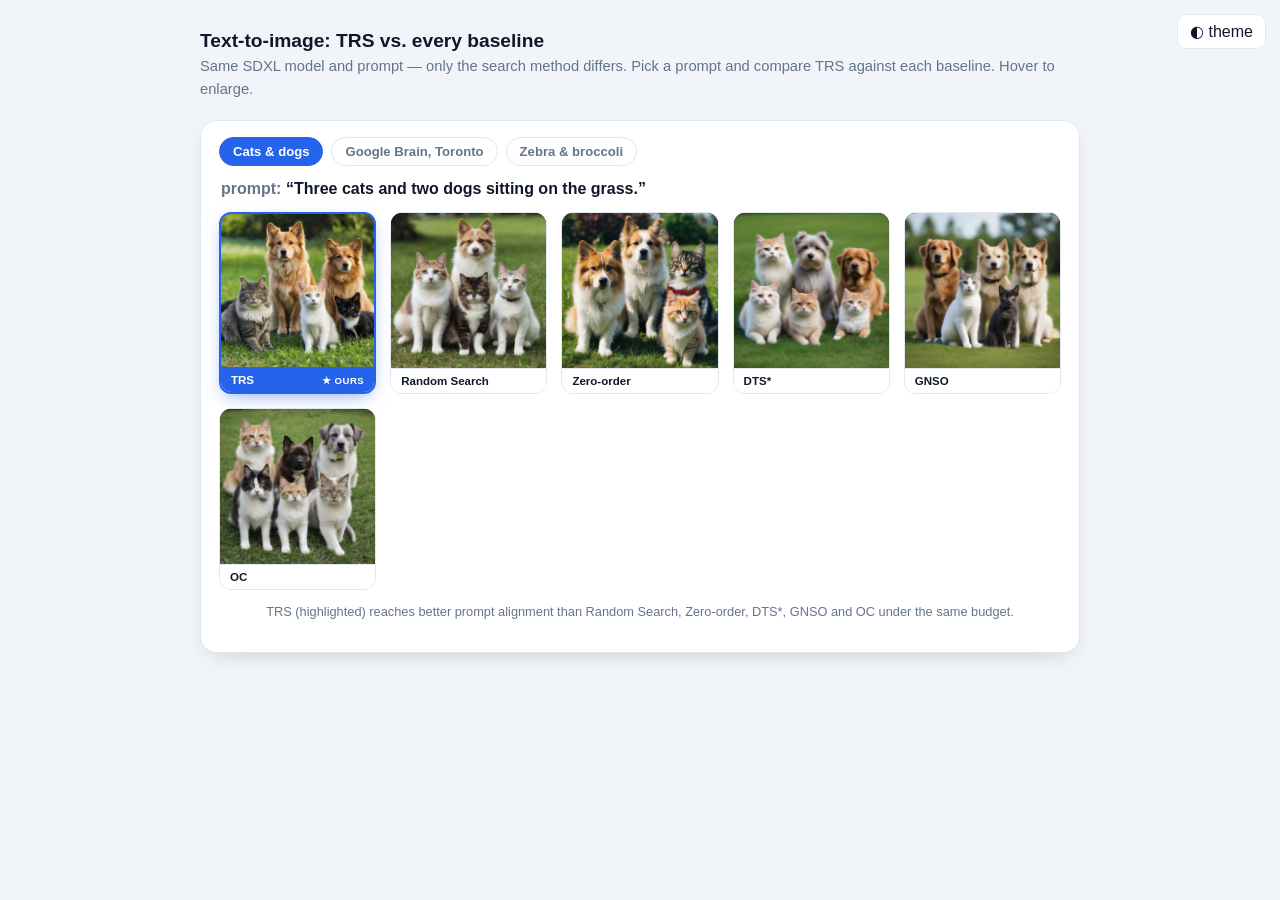
<file: widget_gallery.html>
<!DOCTYPE html>
<html lang="en">
<head>
<meta charset="utf-8"><meta name="viewport" content="width=device-width, initial-scale=1">
<title>TRS — text-to-image gallery</title>
<style>
  :root{--text:#0f172a;--sub:#64748b;--card:#ffffff;--bg:#f1f5f9;--line:#e2e8f0;--primary:#2563eb;}
  body.dark{--text:#e2e8f0;--sub:#94a3b8;--card:#0b1220;--bg:#020617;--line:#1e293b;--primary:#60a5fa;}
  html,body{margin:0;background:var(--bg);color:var(--text);font-family:Inter,-apple-system,Segoe UI,Roboto,sans-serif;}
  .wrap{max-width:880px;margin:30px auto;padding:0 18px;}
  h1{font-size:1.2rem;margin:0 0 .2rem;font-weight:700;}
  p.sub{color:var(--sub);margin:0 0 1.2rem;font-size:.92rem;line-height:1.55;}
  .card{background:var(--card);border:1px solid var(--line);border-radius:16px;box-shadow:0 8px 24px -12px rgb(0 0 0 /.25);padding:16px 18px 20px;}
  .chips{display:flex;gap:8px;flex-wrap:wrap;margin-bottom:6px;}
  .chip{font:inherit;font-size:.82rem;font-weight:600;cursor:pointer;border:1px solid var(--line);background:transparent;color:var(--sub);border-radius:999px;padding:6px 13px;}
  .chip.on{background:var(--primary);border-color:var(--primary);color:#fff;}
  .prompt{margin:14px 2px 14px;font-size:1rem;}
  .prompt .q{color:var(--sub);font-weight:600;}
  .prompt b{font-weight:700;}
  .grid{display:grid;grid-template-columns:repeat(auto-fill,minmax(150px,1fr));gap:14px;}
  .cell{position:relative;border-radius:12px;overflow:hidden;border:1px solid var(--line);background:var(--card);transition:transform .18s,box-shadow .18s;}
  .imgwrap{aspect-ratio:1/1;background:#000;overflow:hidden;}
  .cell img{width:100%;height:100%;object-fit:cover;display:block;}
  .cell:hover{transform:scale(1.03);box-shadow:0 10px 24px -8px rgb(0 0 0 /.4);z-index:2;}
  .cell.ours{border:2.5px solid var(--primary);box-shadow:0 6px 18px -6px color-mix(in srgb,var(--primary) 60%,transparent);}
  /* method label sits in a strip BELOW the image so nothing covers the picture */
  .cap{display:flex;align-items:center;justify-content:space-between;gap:6px;padding:6px 10px;font-size:.72rem;font-weight:700;color:var(--text);background:var(--card);border-top:1px solid var(--line);}
  .cell.ours .cap{background:var(--primary);color:#fff;border-top-color:var(--primary);}
  .cap .mark{font-size:.6rem;font-weight:800;letter-spacing:.05em;}
  .toggle{position:fixed;top:14px;right:14px;background:var(--card);color:var(--text);border:1px solid var(--line);border-radius:9px;padding:7px 12px;cursor:pointer;font:inherit;}
  .hint{margin-top:14px;color:var(--sub);font-size:.8rem;text-align:center;}
</style>
</head>
<body>
<button class="toggle" onclick="document.body.classList.toggle('dark')">◐ theme</button>
<div class="wrap">
  <h1>Text-to-image: TRS vs. every baseline</h1>
  <p class="sub">Same SDXL model and prompt — only the search method differs. Pick a prompt and compare TRS against each baseline. Hover to enlarge.</p>
  <div class="card">
    <div class="chips" id="chips"></div>
    <div class="prompt" id="prompt"></div>
    <div class="grid" id="grid"></div>
    <p class="hint">TRS (highlighted) reaches better prompt alignment than Random Search, Zero-order, DTS*, GNSO and OC under the same budget.</p>
  </div>
</div>
<script>
const METHODS={trs:'TRS (Ours)',rs:'Random Search',zo:'Zero-order',dts:'DTS*',gnso:'GNSO',oc:'OC'};
const ORDER=['trs','rs','zo','dts','gnso','oc'];
const EX=[
  {key:'catsdogs',label:'Cats & dogs',prompt:'Three cats and two dogs sitting on the grass.',m:['trs','rs','zo','dts','gnso','oc']},
  {key:'toronto',label:'Google Brain, Toronto',prompt:'A photo of the Google Brain office in Toronto.',m:['trs','rs','zo','dts','gnso','oc']},
  {key:'zebra',label:'Zebra & broccoli',prompt:'A zebra underneath a broccoli.',m:['trs','rs','zo','dts','gnso','oc']},
];
let cur=0;
const chips=document.getElementById('chips'),grid=document.getElementById('grid'),promptEl=document.getElementById('prompt');
EX.forEach((e,i)=>{const b=document.createElement('button');b.className='chip';b.textContent=e.label;b.onclick=()=>{cur=i;render();};chips.appendChild(b);});
function render(){const e=EX[cur];
  [...chips.children].forEach((c,j)=>c.classList.toggle('on',j===cur));
  promptEl.innerHTML=`<span class="q">prompt:</span> <b>“${e.prompt}”</b>`;
  grid.innerHTML='';
  ORDER.filter(m=>e.m.includes(m)).forEach(m=>{
    const cell=document.createElement('div');cell.className='cell'+(m==='trs'?' ours':'');
    cell.innerHTML=`<div class="imgwrap"><img loading="lazy" src="assets/gallery/${e.key}__${m}.jpeg" alt="${METHODS[m]}"></div>`+
      `<div class="cap"><span>${m==='trs'?'TRS':METHODS[m]}</span>${m==='trs'?'<span class="mark">★ OURS</span>':''}</div>`;
    grid.appendChild(cell);});
}
if(new URLSearchParams(location.search).has('embed'))document.body.classList.add('embed');
const _q=new URLSearchParams(location.search);if(_q.has('ex'))cur=+_q.get('ex');
render();
</script>
<style>
  body.embed{background:transparent;overflow-y:auto;}
  body.embed .wrap{margin:0;max-width:none;padding:0;}
  body.embed .wrap>h1,body.embed .wrap>p.sub,body.embed .toggle{display:none;}
  body.embed .card{border-radius:0;border:none;box-shadow:none;}
</style>
</body>
</html>
</file>
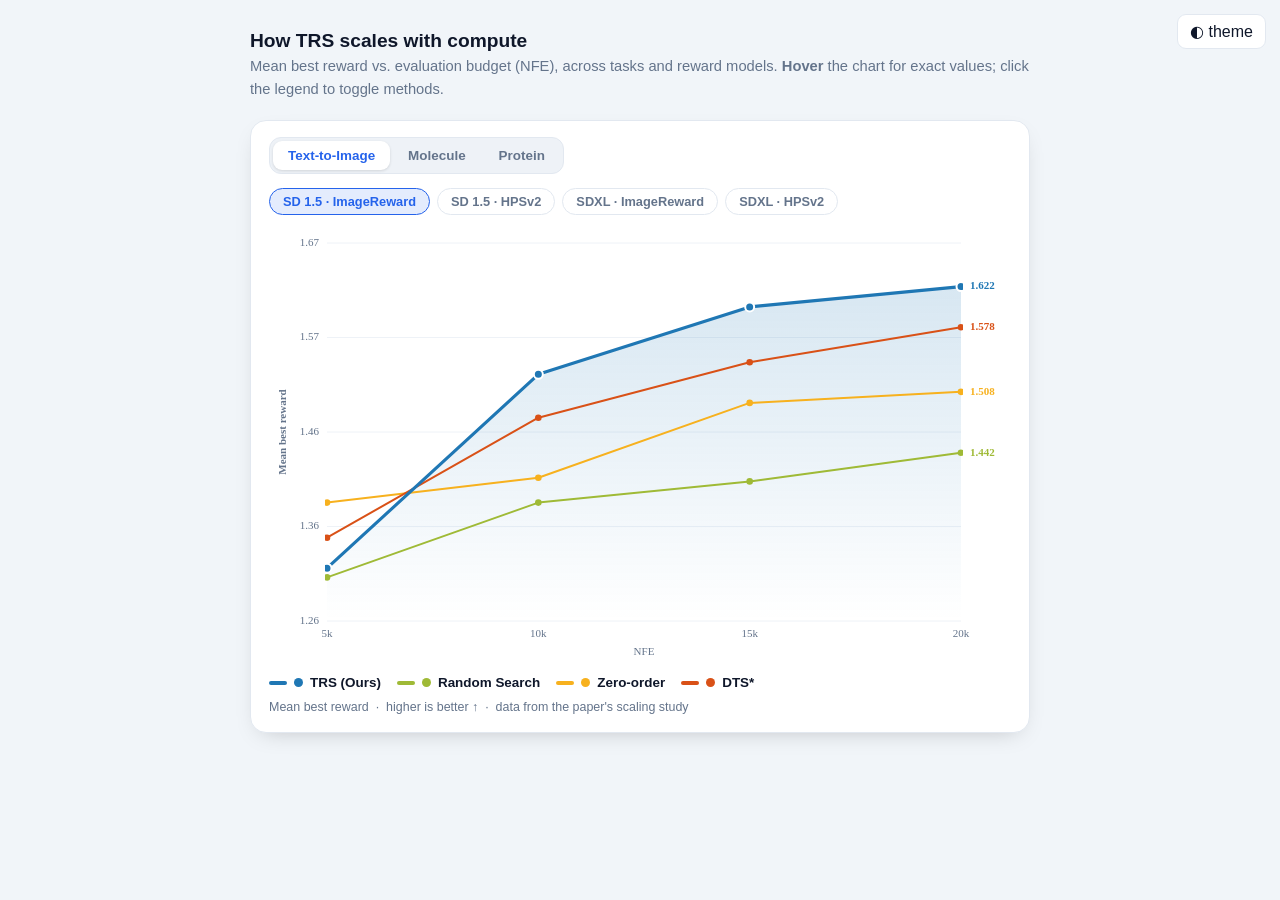
<file: widget_results.html>
<!DOCTYPE html>
<html lang="en">
<head>
<meta charset="utf-8"><meta name="viewport" content="width=device-width, initial-scale=1">
<title>TRS — interactive scaling results</title>
<style>
  :root{--text:#0f172a;--sub:#64748b;--card:#ffffff;--bg:#f1f5f9;--line:#e2e8f0;--primary:#2563eb;--grid:#eef2f7;}
  body.dark{--text:#e2e8f0;--sub:#94a3b8;--card:#0b1220;--bg:#020617;--line:#1e293b;--primary:#60a5fa;--grid:#13203a;}
  html,body{margin:0;background:var(--bg);color:var(--text);font-family:Inter,-apple-system,Segoe UI,Roboto,sans-serif;}
  .wrap{max-width:780px;margin:30px auto;padding:0 18px;}
  h1{font-size:1.2rem;margin:0 0 .2rem;font-weight:700;}
  p.sub{color:var(--sub);margin:0 0 1.2rem;font-size:.92rem;line-height:1.55;}
  .card{background:var(--card);border:1px solid var(--line);border-radius:16px;box-shadow:0 8px 24px -12px rgb(0 0 0 /.25);padding:16px 18px 18px;}
  .tabs{display:inline-flex;gap:3px;margin-bottom:14px;flex-wrap:wrap;background:var(--grid);border:1px solid var(--line);border-radius:12px;padding:3px;}
  .tab{font:inherit;font-size:.84rem;font-weight:700;cursor:pointer;border:0;background:transparent;color:var(--sub);border-radius:9px;padding:7px 15px;transition:background .16s,color .16s,box-shadow .16s;}
  .tab:hover{color:var(--text);}
  .tab.on{background:var(--card);color:var(--primary);box-shadow:0 1px 3px rgb(0 0 0 /.12);}
  .chips{display:flex;gap:7px;margin-bottom:12px;flex-wrap:wrap;}
  .chip{font:inherit;font-size:.8rem;font-weight:600;cursor:pointer;border:1px solid var(--line);background:transparent;color:var(--sub);border-radius:999px;padding:5px 13px;transition:border-color .16s,color .16s,background .16s;}
  .chip:hover{border-color:var(--primary);color:var(--text);}
  .chip.on{border-color:var(--primary);color:var(--primary);background:color-mix(in srgb,var(--primary) 12%,transparent);font-weight:700;}
  .chartwrap{position:relative;width:100%;aspect-ratio:1.7/1;}
  canvas{display:block;width:100%;height:100%;}
  .legend{display:flex;gap:16px;flex-wrap:wrap;margin-top:12px;}
  .leg{display:inline-flex;align-items:center;gap:7px;font-size:.84rem;font-weight:600;cursor:pointer;color:var(--text);user-select:none;}
  .leg.off{opacity:.38;}
  .leg .sw{width:18px;height:4px;border-radius:2px;}
  .leg .dot{width:9px;height:9px;border-radius:50%;}
  .note{margin-top:10px;color:var(--sub);font-size:.78rem;}
  .toggle{position:fixed;top:14px;right:14px;background:var(--card);color:var(--text);border:1px solid var(--line);border-radius:9px;padding:7px 12px;cursor:pointer;font:inherit;}
  body.embed{background:transparent;}
  body.embed .wrap{margin:0;max-width:none;padding:0;}
  body.embed .wrap>h1,body.embed .wrap>p.sub,body.embed .toggle{display:none;}
  body.embed .card{border-radius:0;border:none;box-shadow:none;}
</style>
</head>
<body>
<button class="toggle" onclick="document.body.classList.toggle('dark');draw()">◐ theme</button>
<div class="wrap">
  <h1>How TRS scales with compute</h1>
  <p class="sub">Mean best reward vs. evaluation budget (NFE), across tasks and reward models. <b>Hover</b> the chart for exact values; click the legend to toggle methods.</p>
  <div class="card">
    <div class="tabs" id="tabs"></div>
    <div class="chips" id="chips"></div>
    <div class="chartwrap"><canvas id="c"></canvas></div>
    <div class="legend" id="legend"></div>
    <div class="note" id="note"></div>
  </div>
</div>
<script>
// paper colours (TUM palette from iclr2026_conference.tex): TRS blue, Random green, Zero-order orange, DTS* red-orange
const M={trs:{label:'TRS (Ours)',color:'#1f77b4',w:3.2,r:4.5},rand:{label:'Random Search',color:'#9fba36',w:2,r:3.3},
  zo:{label:'Zero-order',color:'#f7b11e',w:2,r:3.3},dts:{label:'DTS*',color:'#d95117',w:2,r:3.3}};
const DATA={
  image:{name:'Text-to-Image',better:'up',ylabel:'Mean best reward',xlabel:'NFE',
    metrics:[
      {key:'SD 1.5 · ImageReward',x:[5000,10000,15000,20000],s:{trs:[1.317,1.527,1.600,1.622],rand:[1.307,1.388,1.411,1.442],zo:[1.388,1.415,1.496,1.508],dts:[1.350,1.480,1.540,1.578]}},
      {key:'SD 1.5 · HPSv2',x:[5000,10000,15000,20000],s:{trs:[0.304,0.314,0.318,0.322],rand:[0.294,0.298,0.300,0.302],zo:[0.302,0.308,0.311,0.313],dts:[0.299,0.303,0.304,0.305]}},
      {key:'SDXL · ImageReward',x:[800,1600,2400,3200],s:{trs:[1.456,1.570,1.614,1.660],rand:[1.470,1.522,1.540,1.551],zo:[1.505,1.552,1.576,1.590],dts:[1.504,1.568,1.597,1.619]}},
      {key:'SDXL · HPSv2',x:[800,1600,2400,3200],s:{trs:[0.323,0.330,0.335,0.339],rand:[0.318,0.321,0.323,0.324],zo:[0.325,0.329,0.330,0.331],dts:[0.316,0.321,0.325,0.327]}},
    ]},
  molecule:{name:'Molecule',better:'down',ylabel:'Loss (property distance)',xlabel:'NFE',
    metrics:[
      {key:'L₃',x:[25000,50000,75000,100000],s:{trs:[0.527,0.463,0.421,0.394],rand:[0.542,0.513,0.481,0.473],zo:[0.511,0.473,0.452,0.432]}},
      {key:'L₆',x:[25000,50000,75000,100000],s:{trs:[0.640,0.591,0.572,0.548],rand:[0.679,0.653,0.627,0.617],zo:[0.661,0.623,0.606,0.591]}},
    ]},
  protein:{name:'Protein',better:'up',ylabel:'Mean best reward',xlabel:'NFE',
    metrics:[
      {key:'50 residues',x:[16000,32000,48000,64000],s:{trs:[0.425,0.525,0.601,0.633],rand:[0.413,0.471,0.505,0.533],zo:[0.447,0.542,0.574,0.588]}},
      {key:'100 residues',x:[16000,32000,48000,64000],s:{trs:[0.242,0.344,0.404,0.437],rand:[0.227,0.286,0.312,0.333],zo:[0.245,0.332,0.362,0.386]}},
    ]},
};
const ORDER=['trs','rand','zo','dts'];
let task='image',mi=0,off={},anim=0,hoverX=null;
const cv=document.getElementById('c'),ctx=cv.getContext('2d');
const tabsEl=document.getElementById('tabs'),chipsEl=document.getElementById('chips'),legEl=document.getElementById('legend'),noteEl=document.getElementById('note');

function buildTabs(){tabsEl.innerHTML='';Object.keys(DATA).forEach(k=>{const b=document.createElement('button');b.className='tab'+(k===task?' on':'');b.textContent=DATA[k].name;b.onclick=()=>{task=k;mi=0;off={};startAnim();buildTabs();buildChips();buildLegend();};tabsEl.appendChild(b);});}
function buildChips(){chipsEl.innerHTML='';DATA[task].metrics.forEach((m,i)=>{const b=document.createElement('button');b.className='chip'+(i===mi?' on':'');b.textContent=m.key;b.onclick=()=>{mi=i;startAnim();buildChips();};chipsEl.appendChild(b);});}
function buildLegend(){legEl.innerHTML='';const ser=DATA[task].metrics[mi].s;ORDER.filter(k=>ser[k]).forEach(k=>{
  const d=document.createElement('div');d.className='leg'+(off[k]?' off':'');
  d.innerHTML=`<span class="sw" style="background:${M[k].color}"></span><span class="dot" style="background:${M[k].color}"></span>${M[k].label}`;
  d.onclick=()=>{off[k]=!off[k];buildLegend();draw();};legEl.appendChild(d);});
  noteEl.innerHTML=`${DATA[task].ylabel} &nbsp;·&nbsp; ${DATA[task].better==='up'?'higher is better ↑':'lower is better ↓'} &nbsp;·&nbsp; data from the paper's scaling study`;}

function startAnim(){anim=0;const t0=performance.now();function step(now){anim=Math.min(1,(now-t0)/650);draw();if(anim<1)requestAnimationFrame(step);}requestAnimationFrame(step);}
const ease=t=>1-Math.pow(1-t,3);
const hexA=(hex,a)=>{const n=parseInt(hex.slice(1),16);return `rgba(${(n>>16)&255},${(n>>8)&255},${n&255},${a})`;};

function draw(){
  const C=n=>getComputedStyle(document.body).getPropertyValue(n).trim();
  const W=cv.clientWidth,H=cv.clientHeight,dpr=Math.min(2,devicePixelRatio||1);
  cv.width=W*dpr;cv.height=H*dpr;ctx.setTransform(dpr,0,0,dpr,0,0);
  const TX=C('--text'),SUB=C('--sub'),GRID=C('--grid'),CARD=C('--card');
  const dark=document.body.classList.contains('dark');
  ctx.clearRect(0,0,W,H);
  const m=DATA[task].metrics[mi],xs=m.x,ser=m.s,vis=ORDER.filter(k=>ser[k]&&!off[k]);
  // y-range from all series (visible or not, for stable axis)
  let lo=1e9,hi=-1e9;ORDER.filter(k=>ser[k]).forEach(k=>ser[k].forEach(v=>{lo=Math.min(lo,v);hi=Math.max(hi,v);}));
  const pad=(hi-lo)*0.15||1;lo-=pad;hi+=pad;
  const L=58,R=50,T=16,B=42,pw=W-L-R,ph=H-T-B;
  const X=i=>L+pw*(xs[i]-xs[0])/(xs[xs.length-1]-xs[0]);
  const Y=v=>T+ph*(hi-v)/(hi-lo);
  // grid + y ticks
  ctx.font='11px Inter';ctx.textBaseline='middle';
  for(let g=0;g<=4;g++){const v=lo+(hi-lo)*g/4,y=Y(v);ctx.strokeStyle=GRID;ctx.lineWidth=1;ctx.beginPath();ctx.moveTo(L,y);ctx.lineTo(W-R,y);ctx.stroke();
    ctx.fillStyle=SUB;ctx.textAlign='right';ctx.fillText(v.toFixed(task==='image'&&mi<2?2:2),L-8,y);}
  // x ticks
  ctx.textAlign='center';ctx.textBaseline='top';
  xs.forEach((xv,i)=>{ctx.fillStyle=SUB;ctx.fillText(xv>=1000?(xv/1000)+'k':xv,X(i),H-B+8);});
  ctx.fillStyle=SUB;ctx.fillText(DATA[task].xlabel,L+pw/2,H-16);
  // axis labels (y)
  ctx.save();ctx.translate(14,T+ph/2);ctx.rotate(-Math.PI/2);ctx.textAlign='center';ctx.textBaseline='middle';ctx.fillStyle=SUB;ctx.font='600 11px Inter';ctx.fillText(DATA[task].ylabel,0,0);ctx.restore();
  // lines
  const aprog=ease(anim);
  // area fill under the TRS line (subtle gradient) — draw first, behind everything
  if(!off.trs){const d=ser.trs,grad=ctx.createLinearGradient(0,T,0,T+ph);
    const gc=M.trs.color;grad.addColorStop(0,hexA(gc,dark?0.30:0.20));grad.addColorStop(1,hexA(gc,0.0));
    ctx.save();ctx.beginPath();ctx.rect(L-2,T-20,(pw+4)*aprog,ph+40);ctx.clip();
    ctx.beginPath();ctx.moveTo(X(0),Y(d[0]));for(let i=1;i<d.length;i++)ctx.lineTo(X(i),Y(d[i]));
    ctx.lineTo(X(d.length-1),T+ph);ctx.lineTo(X(0),T+ph);ctx.closePath();ctx.fillStyle=grad;ctx.fill();ctx.restore();}
  // draw TRS last so it sits on top
  const drawOrder=vis.slice().sort((a,b)=>(a==='trs'?1:0)-(b==='trs'?1:0));
  drawOrder.forEach(k=>{const col=M[k].color,d=ser[k];ctx.strokeStyle=col;ctx.lineWidth=M[k].w;ctx.lineJoin='round';ctx.lineCap='round';
    ctx.save();ctx.beginPath();ctx.rect(L-2,T-20,(pw+4)*aprog,ph+40);ctx.clip();
    ctx.beginPath();for(let i=0;i<d.length;i++){const xx=X(i),yy=Y(d[i]);i===0?ctx.moveTo(xx,yy):ctx.lineTo(xx,yy);}ctx.stroke();
    for(let i=0;i<d.length;i++){ctx.beginPath();ctx.arc(X(i),Y(d[i]),M[k].r,0,7);ctx.fillStyle=col;ctx.fill();
      if(k==='trs'){ctx.lineWidth=2;ctx.strokeStyle=CARD;ctx.stroke();}}
    ctx.restore();});
  // endpoint value labels (right of last point)
  if(aprog>0.92)drawOrder.forEach(k=>{const d=ser[k],ly=Y(d[d.length-1]);
    ctx.fillStyle=M[k].color;ctx.font=(k==='trs'?'800 ':'600 ')+'11px Inter';ctx.textAlign='left';ctx.textBaseline='middle';
    ctx.fillText(d[d.length-1].toFixed(task==='molecule'?3:3),X(d.length-1)+9,ly);});
  // hover guide + tooltip
  if(hoverX!=null&&anim>=1){let bi=0,bd=1e9;xs.forEach((xv,i)=>{const dd=Math.abs(X(i)-hoverX);if(dd<bd){bd=dd;bi=i;}});
    const gx=X(bi);ctx.strokeStyle=SUB;ctx.setLineDash([4,3]);ctx.lineWidth=1;ctx.beginPath();ctx.moveTo(gx,T);ctx.lineTo(gx,T+ph);ctx.stroke();ctx.setLineDash([]);
    const rows=vis.map(k=>({k,v:ser[k][bi]})).sort((a,b)=>DATA[task].better==='up'?b.v-a.v:a.v-b.v);
    vis.forEach(k=>{ctx.beginPath();ctx.arc(gx,Y(ser[k][bi]),M[k].r+1.5,0,7);ctx.fillStyle=M[k].color;ctx.fill();ctx.lineWidth=2;ctx.strokeStyle=CARD;ctx.stroke();});
    const bw=150,bh=20+rows.length*18,bx=Math.min(gx+12,W-bw-6),by=T+8;
    ctx.fillStyle=CARD;ctx.strokeStyle=C('--line');ctx.lineWidth=1;rrect(bx,by,bw,bh,8);ctx.fill();ctx.stroke();
    ctx.textAlign='left';ctx.textBaseline='middle';ctx.font='700 11px Inter';ctx.fillStyle=TX;ctx.fillText(`NFE = ${xs[bi]>=1000?(xs[bi]/1000)+'k':xs[bi]}`,bx+10,by+12);
    rows.forEach((r,i)=>{const yy=by+30+i*18;ctx.beginPath();ctx.arc(bx+14,yy,4,0,7);ctx.fillStyle=M[r.k].color;ctx.fill();
      ctx.fillStyle=TX;ctx.font=(r.k==='trs'?'700 ':'500 ')+'11px Inter';ctx.fillText(M[r.k].label,bx+24,yy);
      ctx.textAlign='right';ctx.fillText(r.v.toFixed(3),bx+bw-10,yy);ctx.textAlign='left';});}
  function rrect(x,y,w,h,r){ctx.beginPath();ctx.moveTo(x+r,y);ctx.arcTo(x+w,y,x+w,y+h,r);ctx.arcTo(x+w,y+h,x,y+h,r);ctx.arcTo(x,y+h,x,y,r);ctx.arcTo(x,y,x+w,y,r);ctx.closePath();}
}
cv.addEventListener('mousemove',e=>{const r=cv.getBoundingClientRect();hoverX=e.clientX-r.left;draw();});
cv.addEventListener('mouseleave',()=>{hoverX=null;draw();});
window.addEventListener('resize',draw);
const _q=new URLSearchParams(location.search);if(_q.has('embed'))document.body.classList.add('embed');
if(_q.has('task')&&DATA[_q.get('task')])task=_q.get('task');if(_q.has('metric'))mi=+_q.get('metric');
buildTabs();buildChips();buildLegend();startAnim();
</script>
</body>
</html>
</file>
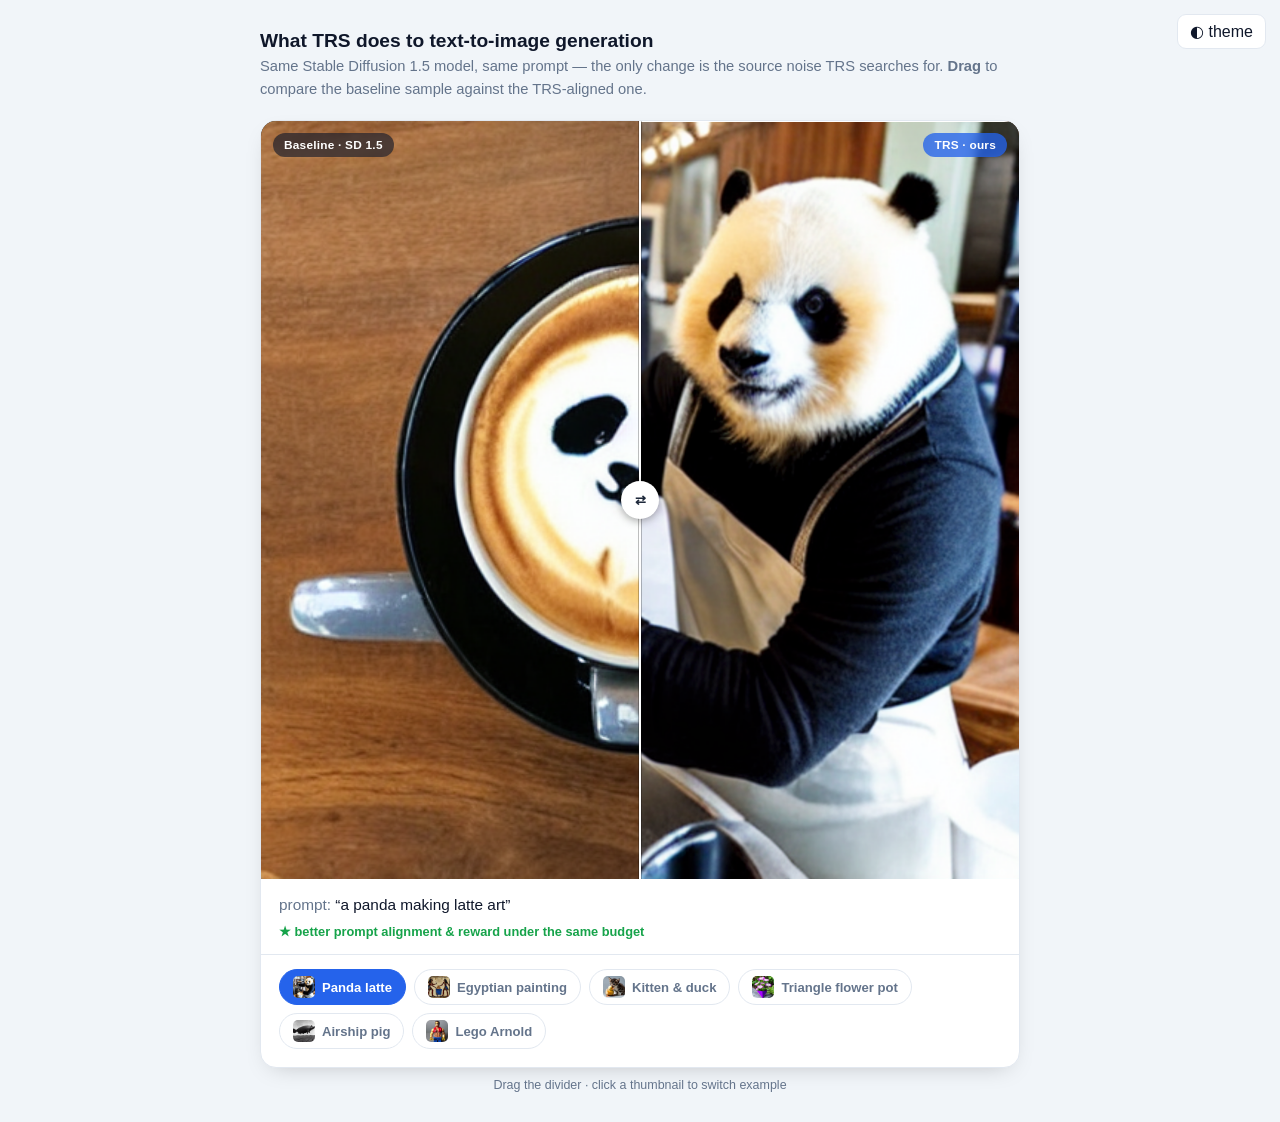
<file: widget_t2i.html>
<!DOCTYPE html>
<html lang="en">
<head>
<meta charset="utf-8"><meta name="viewport" content="width=device-width, initial-scale=1">
<title>TRS — text-to-image showcase</title>
<style>
  :root{--text:#0f172a;--sub:#64748b;--card:#ffffff;--bg:#f1f5f9;--line:#e2e8f0;--primary:#2563eb;}
  body.dark{--text:#e2e8f0;--sub:#94a3b8;--card:#0b1220;--bg:#020617;--line:#1e293b;--primary:#60a5fa;}
  html,body{margin:0;background:var(--bg);color:var(--text);font-family:Inter,-apple-system,Segoe UI,Roboto,sans-serif;}
  .wrap{max-width:760px;margin:30px auto;padding:0 18px;}
  h1{font-size:1.2rem;margin:0 0 .2rem;font-weight:700;}
  p.sub{color:var(--sub);margin:0 0 1.2rem;font-size:.92rem;line-height:1.55;}
  .card{background:var(--card);border:1px solid var(--line);border-radius:16px;box-shadow:0 8px 24px -12px rgb(0 0 0 /.25);overflow:hidden;}
  .stage{position:relative;width:100%;aspect-ratio:1/1;user-select:none;touch-action:none;cursor:ew-resize;overflow:hidden;background:#000;}
  .stage img{position:absolute;inset:0;width:100%;height:100%;object-fit:cover;display:block;pointer-events:none;}
  .top{clip-path:inset(0 0 0 var(--split));}
  .tag{position:absolute;top:12px;padding:5px 11px;border-radius:999px;font-size:.74rem;font-weight:700;letter-spacing:.02em;color:#fff;backdrop-filter:blur(4px);}
  .tag.l{left:12px;background:rgba(15,23,42,.62);}
  .tag.r{right:12px;background:rgba(37,99,235,.78);}
  .handle{position:absolute;top:0;bottom:0;width:2px;background:#fff;box-shadow:0 0 0 1px rgba(0,0,0,.25);left:var(--split);transform:translateX(-1px);}
  .knob{position:absolute;top:50%;left:var(--split);width:38px;height:38px;border-radius:50%;background:#fff;
    box-shadow:0 2px 8px rgba(0,0,0,.35);transform:translate(-50%,-50%);display:flex;align-items:center;justify-content:center;color:#1e293b;font-size:13px;font-weight:800;}
  .meta{padding:14px 18px 4px;}
  .prompt{font-size:.96rem;line-height:1.5;}
  .prompt .q{color:var(--sub);}
  .reward{display:inline-flex;align-items:center;gap:6px;margin-top:8px;font-size:.8rem;font-weight:700;color:#16a34a;}
  .chips{display:flex;flex-wrap:wrap;gap:8px;padding:14px 18px 18px;border-top:1px solid var(--line);margin-top:10px;}
  .chip{font:inherit;font-size:.82rem;font-weight:600;cursor:pointer;border:1px solid var(--line);background:transparent;color:var(--sub);
    border-radius:999px;padding:6px 13px;display:flex;align-items:center;gap:7px;}
  .chip.active{background:var(--primary);border-color:var(--primary);color:#fff;}
  .chip img{width:22px;height:22px;border-radius:5px;object-fit:cover;}
  .toggle{position:fixed;top:14px;right:14px;background:var(--card);color:var(--text);border:1px solid var(--line);border-radius:9px;padding:7px 12px;cursor:pointer;font:inherit;}
  .hint{text-align:center;color:var(--sub);font-size:.78rem;margin-top:10px;}
  body.embed{background:transparent;}
  body.embed .wrap{margin:0;max-width:none;padding:0;}
  body.embed .wrap>h1,body.embed .wrap>p.sub,body.embed .hint,body.embed .toggle{display:none;}
  body.embed .card{border-radius:0;border:none;box-shadow:none;}
</style>
</head>
<body>
<button class="toggle" onclick="document.body.classList.toggle('dark')">◐ theme</button>
<div class="wrap">
  <h1>What TRS does to text-to-image generation</h1>
  <p class="sub">Same Stable Diffusion 1.5 model, same prompt — the only change is the source noise TRS searches for.
    <b>Drag</b> to compare the baseline sample against the TRS-aligned one.</p>
  <div class="card">
    <div class="stage" id="stage">
      <img id="imgBase" alt="baseline">
      <img id="imgTrs" class="top" alt="TRS">
      <span class="tag l">Baseline · SD 1.5</span>
      <span class="tag r">TRS · ours</span>
      <div class="handle" id="handle"></div>
      <div class="knob" id="knob">⇄</div>
    </div>
    <div class="meta">
      <div class="prompt"><span class="q">prompt:</span> <span id="prompt"></span></div>
      <div class="reward">★ better prompt alignment &amp; reward under the same budget</div>
    </div>
    <div class="chips" id="chips"></div>
  </div>
  <p class="hint">Drag the divider · click a thumbnail to switch example</p>
</div>
<script>
const EX=[
  {key:'panda',label:'Panda latte',prompt:'a panda making latte art'},
  {key:'egypt',label:'Egyptian painting',prompt:'an ancient Egyptian painting depicting an argument over whose turn it is to take out the trash'},
  {key:'kitten',label:'Kitten & duck',prompt:'35mm macro shot, a kitten licking a baby duck, studio lighting'},
  {key:'flowerpot',label:'Triangle flower pot',prompt:'a purple flower pot in the shape of a triangle'},
  {key:'airship',label:'Airship pig',prompt:'an old photograph of a 1920s airship shaped like a pig floating over a wheat field'},
  {key:'arnold',label:'Lego Arnold',prompt:'Lego Arnold Schwarzenegger'},
];
const stage=document.getElementById('stage'),imgBase=document.getElementById('imgBase'),imgTrs=document.getElementById('imgTrs');
const promptEl=document.getElementById('prompt'),chips=document.getElementById('chips');
let split=0.5;
function setSplit(v){split=Math.max(0,Math.min(1,v));stage.style.setProperty('--split',(split*100)+'%');}
function load(i){const e=EX[i];imgBase.src='assets/t2i/'+e.key+'_base.png';imgTrs.src='assets/t2i/'+e.key+'_trs.png';
  promptEl.textContent='“'+e.prompt+'”';[...chips.children].forEach((c,j)=>c.classList.toggle('active',j===i));setSplit(0.5);}
EX.forEach((e,i)=>{const b=document.createElement('button');b.className='chip';
  b.innerHTML=`<img src="assets/t2i/${e.key}_trs.png" alt=""><span>${e.label}</span>`;b.onclick=()=>load(i);chips.appendChild(b);});
function pos(ev){const r=stage.getBoundingClientRect();const x=(ev.touches?ev.touches[0].clientX:ev.clientX)-r.left;setSplit(x/r.width);}
let drag=false;
stage.addEventListener('pointerdown',e=>{drag=true;pos(e);});
window.addEventListener('pointermove',e=>{if(drag)pos(e);});
window.addEventListener('pointerup',()=>drag=false);
// allow ?ex= & ?split= for deterministic capture
const p=new URLSearchParams(location.search);
if(p.has('embed'))document.body.classList.add('embed');
load(p.has('ex')?(+p.get('ex')):0);
if(p.has('split'))setSplit(+p.get('split'));
</script>
</body>
</html>
</file>
